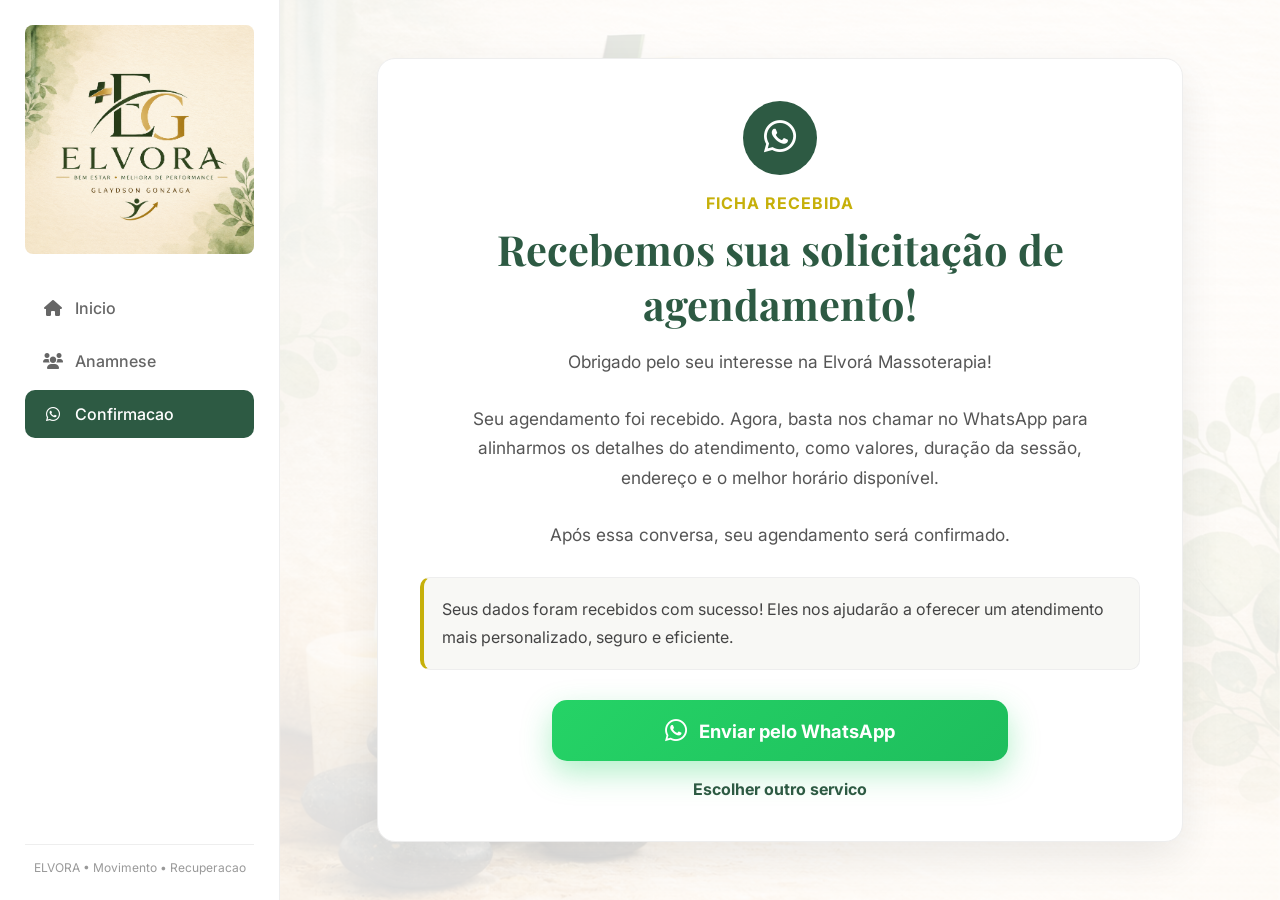
<file: elvora Subir/Confirmacao.html>
<!DOCTYPE html>
<html lang="pt-br">
<head>
    <meta charset="UTF-8">
    <meta name="viewport" content="width=device-width, initial-scale=1.0">
    <meta name="description" content="Confirmacao de agendamento ELVORA por WhatsApp e telefone.">
    <title>ELVORA - Confirmacao</title>

    <link href="https://fonts.googleapis.com/css2?family=Inter:wght@300;400;600&family=Playfair+Display:wght@700&display=swap" rel="stylesheet">
    <link rel="stylesheet" href="https://cdnjs.cloudflare.com/ajax/libs/font-awesome/6.0.0/css/all.min.css">
    <link rel="stylesheet" href="css/confirmacao.css">
</head>
<body>
    <nav>
        <img src="Imagem/Logo2.0.png" class="logo-sidebar" alt="Elvora">
        <a href="index.html" class="menu-item"><i class="fas fa-home"></i> Inicio</a>
        <a href="Anamnese.html" class="menu-item"><i class="fas fa-users"></i> Anamnese</a>
        <a href="Confirmacao.html" class="menu-item active"><i class="fab fa-whatsapp"></i> Confirmacao</a>

        <div class="sidebar-footer">ELVORA &bull; Movimento &bull; Recuperacao</div>
    </nav>

    <main>
        <section class="confirmacao-card">
            <div class="icon-circle">
                <i class="fab fa-whatsapp"></i>
            </div>

            <p class="eyebrow">Ficha recebida</p>
            <h1> Recebemos sua solicitação de agendamento!</h1>
            <p class="lead">Obrigado pelo seu interesse na Elvorá Massoterapia!</p>
            <p class="lead"> Seu agendamento foi recebido. Agora, basta nos chamar no WhatsApp para alinharmos os detalhes do atendimento, como valores, duração da sessão, endereço e o melhor horário disponível.</p>
            <p class="lead">Após essa conversa, seu agendamento será confirmado.</p>

            <div class="resumo" id="resumoAtendimento">
                 <span>Seus dados foram recebidos com sucesso! Eles nos ajudarão a oferecer um atendimento mais personalizado, seguro e eficiente.</span>
            </div>

            <a href="https://wa.me/5531975790236?text=Olá!%20Acabei%20de%20solicitar%20um%20agendamento%20e%20gostaria%20de%20conhecer%20os%20valores%20dos%20serviços%20e%20confirmar%20meu%20horário."
               class="btn-whatsapp"
               target="_blank">

               <i class="fab fa-whatsapp"></i>
               <span>Enviar pelo WhatsApp</span>

            </a>

            <a class="secondary-link" href="index.html#servicos" onclick="localStorage.removeItem('elvora_atendimento'); localStorage.removeItem('servico_nome'); localStorage.removeItem('servico_preco');">
                Escolher outro servico
            </a>
        </section>
    </main>

    <script src="js/confirmacao.js"></script>
</body>
</html>
</file>
<file: elvora Subir/css/confirmacao.css>
:root {
    --verde-elvora: #2D5A43;
    --verde-claro: rgba(45, 90, 67, 0.1);
    --dourado: #C6B00A;
    --texto: #333;
}

body {
    font-family: 'Inter', sans-serif;
    margin: 0;
    display: flex;
    min-height: 100vh;
    background-color: #f9f9f7;
    color: var(--texto);
}

nav {
    width: 280px;
    background: white;
    border-right: 1px solid #eee;
    display: flex;
    flex-direction: column;
    padding: 25px;
    box-sizing: border-box;
}

.logo-sidebar {
    width: 100%;
    max-width: 230px;
    height: auto;
    margin-bottom: 30px;
    border-radius: 8px;
}

.menu-item {
    text-decoration: none;
    color: #666;
    padding: 14px 18px;
    margin-bottom: 5px;
    border-radius: 10px;
    display: flex;
    align-items: center;
    transition: 0.3s;
    font-weight: 500;
}

.menu-item.active {
    background-color: var(--verde-elvora);
    color: white;
}

.menu-item i {
    margin-right: 12px;
    width: 20px;
    text-align: center;
}

.menu-item:hover:not(.active) {
    background-color: var(--verde-claro);
    color: var(--verde-elvora);
}

.sidebar-footer {
    margin-top: auto;
    font-size: 0.75rem;
    color: #999;
    text-align: center;
    border-top: 1px solid #eee;
    padding-top: 15px;
}

main {
    flex: 1;
    min-height: 100vh;
    padding: 40px;
    box-sizing: border-box;
    display: flex;
    align-items: center;
    justify-content: center;
    position: relative;
    background-image: url('../Imagem/chat GPT fundo.png');
    background-size: cover;
    background-position: center;
}

main::before {
    content: "";
    position: absolute;
    inset: 0;
    background: rgba(255, 255, 255, 0.86);
}

.confirmacao-card {
    position: relative;
    z-index: 1;
    width: min(720px, 100%);
    background: white;
    border: 1px solid #eee;
    border-radius: 18px;
    padding: 42px;
    box-shadow: 0 16px 40px rgba(0, 0, 0, 0.08);
    text-align: center;
}

.icon-circle {
    width: 74px;
    height: 74px;
    border-radius: 50%;
    background: var(--verde-elvora);
    color: white;
    display: inline-flex;
    align-items: center;
    justify-content: center;
    font-size: 2.3rem;
    margin-bottom: 18px;
}

.eyebrow {
    color: var(--dourado);
    font-weight: 700;
    text-transform: uppercase;
    letter-spacing: 1px;
    margin: 0 0 8px;
}

h1 {
    font-family: 'Playfair Display', serif;
    color: var(--verde-elvora);
    font-size: 2.6rem;
    margin: 0 0 16px;
}

.lead {
    color: #555;
    line-height: 1.7;
    font-size: 1.08rem;
    max-width: 620px;
    margin: 0 auto 28px;
}

.resumo {
    background: #f8f8f5;
    border: 1px solid #eee;
    border-left: 4px solid var(--dourado);
    border-radius: 10px;
    padding: 18px;
    margin-bottom: 28px;
    text-align: left;
    color: #444;
    line-height: 1.7;
}

.resumo strong {
    color: var(--verde-elvora);
}

.btn-whatsapp{
    display:flex;
    align-items:center;
    justify-content:center;
    gap:12px;

    width:100%;
    max-width:420px;
    margin:30px auto 0;

    padding:18px;

    background:linear-gradient(135deg,#25D366,#1EBE5D);
    color:#fff !important;

    border-radius:15px;

    text-decoration:none !important;
    font-size:1.15rem;
    font-weight:700;

    box-shadow:0 12px 30px rgba(37,211,102,.35);

    transition:all .3s ease;

    cursor:pointer;
}

.btn-whatsapp:hover{
    transform:translateY(-3px);
    box-shadow:0 18px 35px rgba(37,211,102,.45);
}

.btn-whatsapp:visited{
    color:#fff;
}

.btn-whatsapp i{
    font-size:1.6rem;
}

.btn-whatsapp span{
    color:#fff;
}

.secondary-link {
    display: block;
    margin-top: 18px;
    color: var(--verde-elvora);
    font-weight: 700;
    text-decoration: none;
}

@media (max-width: 820px) {
    body {
        display: block;
    }

    nav {
        width: 100%;
        min-height: auto;
    }

    main {
        min-height: auto;
        padding: 24px;
    }

    .confirmacao-card {
        padding: 28px 22px;
    }

    h1 {
        font-size: 2rem;
    }
}
</file>
